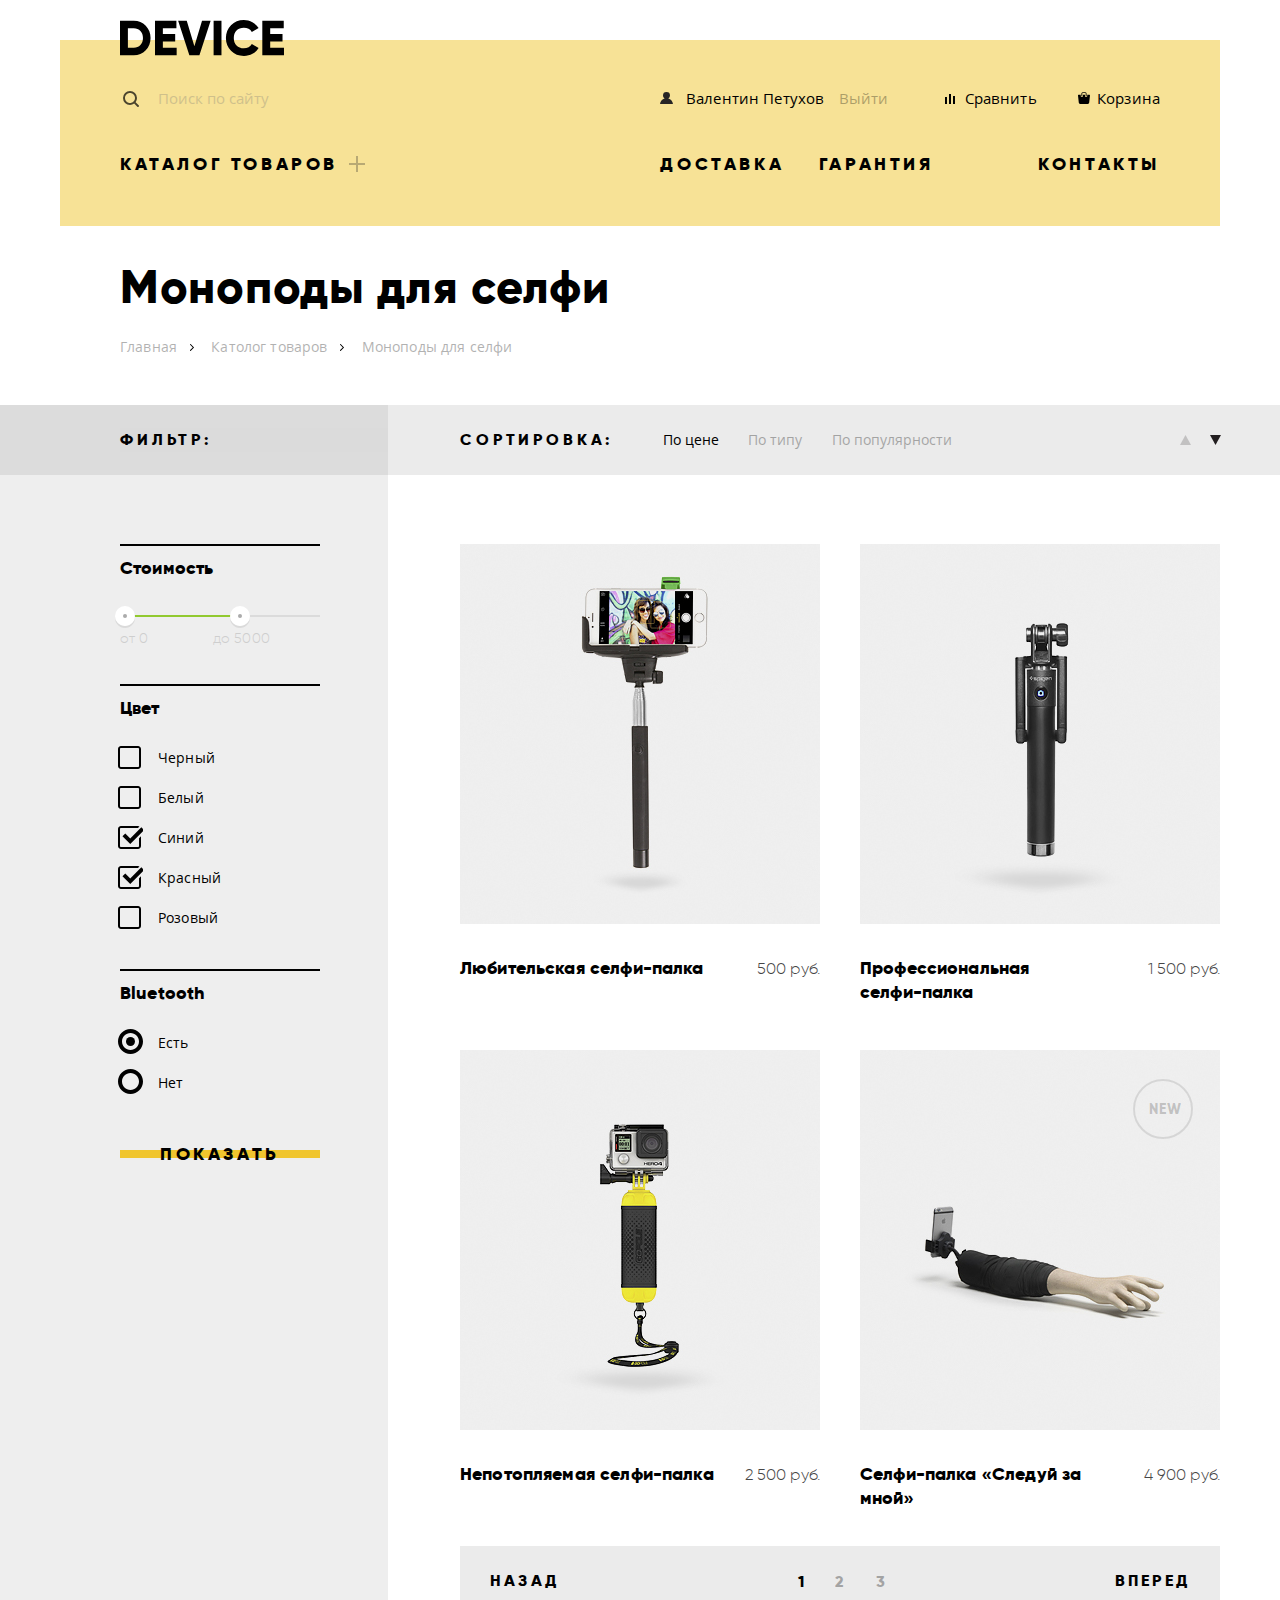
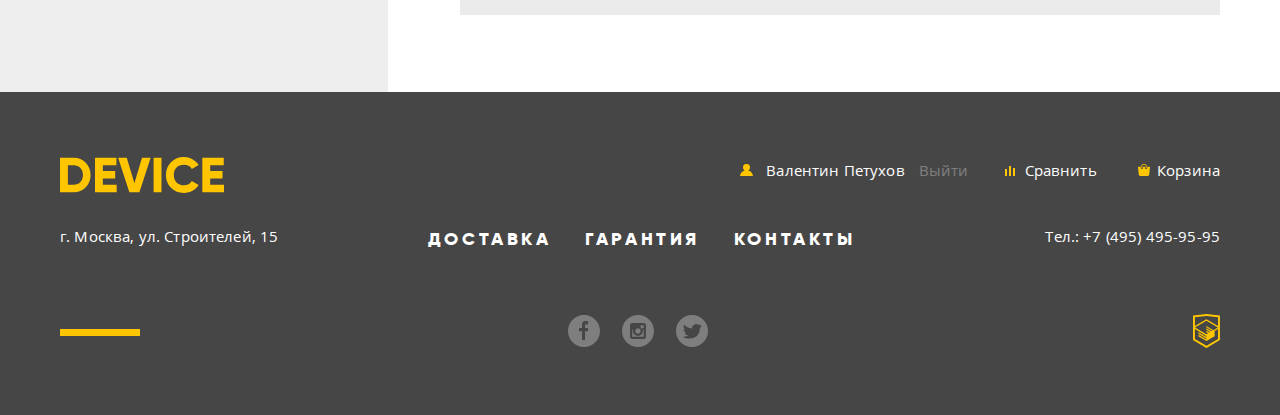
<file: monopod.html>
<!DOCTYPE html>
<html lang="ru">

<head>
  <meta charset="utf-8">
  <title>HTML Academy: Девайс</title>
  <link rel="stylesheet" href="css/normalize.css">
  <link rel="stylesheet" href="css/style.min.css">
</head>

<body class="inner-page">
  <header class="main-header main-header-inner container">
    <a class="logo" href="index.html">
      <img src="img/logo.svg" alt="Device" width="164" height="36">
    </a>
    <div class="index-columns">
      <form class="search-form" action="https://echo.htmlacademy.ru" method="get">
        <label class="search-label visually-hidden" for="search-form">Поиск</label>
        <input class="search-form-hidden" type="search" name="search" placeholder="Поиск по сайту" id="search-form">
        <button class="search-form-hidden search-btn" type="submit">Найти</button>
      </form>
      <div class="user-block">
        <ul class="user-block-left">
          <li>
            <a class="login" href="#">Валентин Петухов</a>
          </li>
          <li class="logout">
            <a href="#" class="exit active">Выйти</a>
          </li>
        </ul>
        <ul class="user-block-right">
          <li>
            <a class="compare" href="#">Сравнить</a>
          </li>
          <li>
            <a class="cart" href="#">Корзина</a>
          </li>
        </ul>
      </div>
    </div>
    <nav class="main-navigation">
      <ul class="site-navigation">
        <li class="menu-item menu-item-submenu">
          <a class="index-catalog" href="monopod.html">Каталог товаров</a>
          <div class="submenu">
            <ul>
              <li class="submenu-item">
                <a href="monopod.html">Виртуальная реальность</a>
              </li>
              <li class="submenu-item">
                <a href="monopod.html">Моноподы для селфи</a>
              </li>
              <li class="submenu-item">
                <a href="monopod.html">Экшн-камеры</a>
              </li>
            </ul>
            <ul>
              <li class="submenu-item">
                <a href="monopod.html">Фитнес-браслеты</a>
              </li>
              <li class="submenu-item">
                <a href="monopod.html">Умные часы</a>
              </li>
            </ul>
            <ul>
              <li class="submenu-item">
                <a href="monopod.html">Квадрокоптеры</a>
              </li>
            </ul>
          </div>
        </li>
      </ul>
      <ul class="site-navigation site-navigation-right">
        <li class="menu-item menu-item-delivery">
          <a href="#">Доставка</a>
        </li>
        <li class="menu-item menu-item-guarantee">
          <a href="#">Гарантия</a>
        </li>
        <li class="menu-item menu-item-contacts">
          <a href="#">Контакты</a>
        </li>
      </ul>
    </nav>
  </header>

  <main class="main-content">
    <div class="inner-content page-info container">
      <h1 class="main-title">Моноподы для селфи</h1>
      <ul class="breadcrumbs">
        <li>
          <a href="index.html">Главная</a>
        </li>
        <li>
          <a href="#">Католог товаров</a>
        </li>
        <li class="breadcrumbs-current">Моноподы для селфи</li>
      </ul>
    </div>

    <div class="catalog-inner-wrapper">

      <section class="catalog-inner-left-side filters">
        <div class="catalog-inner-left-side-content filters">
          <h2 class="filters-top">Фильтр:</h2>
          <div class="filters-bottom">
            <form class="filter" method="get" action="https://echo.htmlacademy.ru">
              <fieldset class="filter-price">
                <legend class="filter-title">Стоимость</legend>
                <div class="range-controls">
                  <span class="toggle toggle-min"></span>
                  <span class="toggle toggle-max"></span>
                </div>
                <div class="selected-price">
                  <span>от 0</span>
                  <span>до 5000</span>
                </div>
              </fieldset>
              <fieldset class="filter-color">
                <legend class="filter-title">Цвет</legend>
                <ul>
                  <li class="filter-option">
                    <input class="filter-input-checkbox visually-hidden" type="checkbox" name="color-black" id="filter-color-black">
                    <label for="filter-color-black">Черный</label>
                  </li>
                  <li class="filter-option">
                    <input class="filter-input-checkbox visually-hidden" type="checkbox" name="color-white" id="filter-color-white">
                    <label for="filter-color-white">Белый</label>
                  </li>
                  <li class="filter-option">
                    <input class="filter-input-checkbox visually-hidden" type="checkbox" name="color-blue" id="filter-color-blue" checked>
                    <label for="filter-color-blue">Синий</label>
                  </li>
                  <li class="filter-option">
                    <input class="filter-input-checkbox visually-hidden" type="checkbox" name="color-red" id="filter-color-red" checked>
                    <label for="filter-color-red">Красный</label>
                  </li>
                  <li class="filter-option">
                    <input class="filter-input-checkbox visually-hidden" type="checkbox" name="color-pink" id="filter-color-pink">
                    <label for="filter-color-pink">Розовый</label>
                  </li>
                </ul>
              </fieldset>
              <fieldset class="filter-bluetooth">
                <legend class="filter-title">Bluetooth</legend>
                <ul>
                  <li class="filter-option">
                    <input class="filter-input-radio visually-hidden" type="radio" name="bluetooth" id="bluetooth-yes" checked>
                    <label for="bluetooth-yes">Есть</label>
                  </li>
                  <li class="filter-option">
                    <input class="filter-input-radio visually-hidden" type="radio" name="bluetooth" id="bluetooth-no">
                    <label for="bluetooth-no">Нет</label>
                  </li>
                </ul>
              </fieldset>
              <button type="submit" class="btn">Показать</button>
            </form>
          </div>
        </div>
      </section>


      <div class="catalog-inner-right-side">
        <div class="catalog-inner-right-side-content">
          <section class="sorting">

            <h2>Сортировка:</h2>
            <div class="sorting-controls">
              <ul class="sorting-type sorting-type-left">
                <li>
                  <a class="sorting-type-current">По цене</a>
                </li>
                <li>
                  <a class="sorting-type-inactive" href="#">По типу</a>
                </li>
                <li>
                  <a class="sorting-type-inactive" href="#">По популярности</a>
                </li>
              </ul>
              <ul class="sorting-type sorting-type-right">
                <li>
                  <a class="sorting-type-inactive btn-up-direction" href="#">
                    <span class="visually-hidden">Вверх</span>
                  </a>
                </li>
                <li>
                  <a class="btn-down-direction current">
                    <span class="visually-hidden">Вниз</span>
                  </a>
                </li>
              </ul>
            </div>
          </section>

          <section class="catalog-inner-content">
            <h2 class="visually-hidden">Список товаров</h2>
            <ul class="catalog-inner-list">
              <li class="catalog-inner-item">
                <a class="catalog-inner-item-info" href="# ">
                  <h3 class="catalog-inner-item-title">Любительская селфи-палка</h3>
                  <span class="catalog-inner-item-price">500 руб.</span>
                </a>
                <img class="catalog-inner-img" src="img/item-1.jpg" alt="Любительскаяселфи-палка" width="360" height="380">
                <div class="catalog-inner-item-hidden">
                  <div class="catalog-inner-item-hover">
                    <a class="btn" href="#">В корзину</a>
                    <a class="compare" href="#">Добавить к сравнению</a>
                  </div>
                </div>
              </li>
              <li class="catalog-inner-item">
                <a class="catalog-inner-item-info" href="#">
                  <h3 class="catalog-inner-item-title">Профессиональная
                    <br>селфи-палка</h3>
                  <span class="catalog-inner-item-price">1 500 руб.</span>
                </a>
                <img class="catalog-inner-img" src="img/item-2.jpg" alt="Профессиональная селфи-палка" width="360" height="380">
                <div class="catalog-inner-item-hidden">
                  <div class="catalog-inner-item-hover">
                    <a class="btn" href="#">В корзину</a>
                    <a class="compare" href="#">Добавить к сравнению</a>
                  </div>
                </div>
              </li>
              <li class="catalog-inner-item">
                <a class="catalog-inner-item-info" href="#">
                  <h3 class="catalog-inner-item-title">Непотопляемая селфи-палка</h3>
                  <span class="catalog-inner-item-price">2 500 руб.</span>
                </a>
                <img class="catalog-inner-img" src="img/item-3.jpg" alt="Непотопляемая селфи-палка" width="360" height="380">
                <div class="catalog-inner-item-hidden">
                  <div class="catalog-inner-item-hover">
                    <a class="btn" href="#">В корзину</a>
                    <a class="compare" href="#">Добавить к сравнению</a>
                  </div>
                </div>
              </li>
              <li class="catalog-inner-item new">
                <a class="catalog-inner-item-info" href="#">
                  <h3 class="catalog-inner-item-title">Селфи-палка «Следуй за мной»</h3>
                  <span class="catalog-inner-item-price">4 900 руб.</span>
                </a>
                <img class="catalog-inner-img" src="img/item-4.jpg" alt="Селфи-палка «Следуй за мной»" width="360" height="380">
                <div class="catalog-inner-item-hidden">
                  <div class="catalog-inner-item-hover">
                    <a class="btn" href="#">В корзину</a>
                    <a class="compare" href="#">Добавить к сравнению</a>
                  </div>
                </div>
              </li>
            </ul>

            <div class="pagination-list">
              <ul class="pagination-item-course">
                <li class="pagination-item">
                  <a class="step" href="#">Назад</a>
                </li>
              </ul>
              <ul class="pagination-item-number">
                <li class="pagination-item">
                  <a class="page-current">1</a>
                </li>
                <li class="pagination-item">
                  <a class="page-inactive" href="#">2</a>
                </li>
                <li class="pagination-item">
                  <a class="page-inactive" href="#">3</a>
                </li>
              </ul>
              <ul class="pagination-item-course">
                <li class="pagination-item">
                  <a class="step" href="#">Вперед</a>
                </li>
              </ul>
            </div>
          </section>
        </div>
      </div>
    </div>
  </main>

  <footer class="main-footer">
    <div class="container">
      <div class="main-footer-top">
        <a class="logo" href="index.html">
          <img src="img/logo-footer.svg" alt="Device" width="164" height="36">
        </a>
        <div class="user-block">
          <ul class="user-block-left">
            <li>
              <a class="login" href="#">Валентин Петухов</a>
            </li>
            <li class="logout">
              <a href="#" class="exit active">Выйти</a>
            </li>
          </ul>
          <ul class="user-block-right">
            <li>
              <a class="compare" href="#">Сравнить</a>
            </li>
            <li>
              <a class="cart" href="#">Корзина</a>
            </li>
          </ul>
        </div>
      </div>
      <div class="main-footer-middle">
        <p>г. Москва, ул. Строителей, 15</p>
        <ul class="site-navigation site-navigation-right">
          <li class="menu-item menu-item-delivery">
            <a href="#">Доставка</a>
          </li>
          <li class="menu-item menu-item-guarantee">
            <a href="#">Гарантия</a>
          </li>
          <li class="menu-item menu-item-contacts">
            <a href="#">Контакты</a>
          </li>
        </ul>
        <p>Тел.: +7 (495) 495-95-95</p>
      </div>
      <div class="main-footer-bottom">
        <ul>
          <li class="social">
            <a class="social-facebook" href="#">
              <span class="visually-hidden">Facebook</span>
              <svg xmlns="http://www.w3.org/2000/svg" width="32" height="32" viewBox="0 0 32 32">
                <path d="M16 0C7.164 0 0 7.163 0 16s7.164 16 16 16c8.837 0 16-7.164 16-16S24.837 0 16 0zm4.062 9.455h-3.021v3.444h3.021v3.445h-3.021v8.61H14.02v-8.61H11v-3.445h3.021V9.455c0-1.902
                    1.353-3.445 3.021-3.445h3.021v3.445z" />
              </svg>
            </a>
          </li>
          <li class="social">
            <a class="social-instagram" href="#">
              <span class="visually-hidden">Instagram</span>
              <svg xmlns="http://www.w3.org/2000/svg" width="32" height="32" viewBox="0 0 32 32">
                <g>
                  <path d="M20.916 16a4.938 4.938 0 1 1-9.877 0c0-.394.051-.773.138-1.14h-.897v6.838h11.396V14.86h-.897c.086.367.137.746.137
                    1.14z" />
                  <path d="M15.978 18.659c1.466 0 2.659-1.193 2.659-2.659s-1.193-2.659-2.659-2.659c-1.466 0-2.659 1.193-2.659
                    2.659s1.192 2.659 2.659 2.659zM18.637 10.302h3.039v3.039h-3.039z" />
                  <path d="M16 0C7.164 0 0 7.164 0 16c0 8.837 7.164 16 16 16 8.837 0 16-7.163 16-16 0-8.836-7.163-16-16-16zm7.955
                    21.698a2.285 2.285 0 0 1-2.279 2.279H10.279A2.285 2.285 0 0 1 8 21.698V10.302a2.286 2.286 0 0 1 2.279-2.279h11.396a2.286
                    2.286 0 0 1 2.279 2.279v11.396z" />
                </g>
              </svg>
            </a>
          </li>
          <li class="social">
            <a class="social-twitter" href="#">
              <span class="visually-hidden">Twitter</span>
              <svg xmlns="http://www.w3.org/2000/svg" width="32" height="32" viewBox="0 0 32 32">
                <path d="M16 0C7.164 0 0 7.164 0 16c0 8.837 7.164 16 16 16 8.837 0 16-7.163 16-16 0-8.836-7.163-16-16-16zm7.944
                    12.809c-.251 6.516-3.463 10.832-10.992 10.702h-.486c-.447 0-4.543-.443-5.344-1.823 2.479.19 4.247-.406
                    5.12-1.136-1.048-.289-2.923-.461-3.251-2.848.384.104.618.221 1.299.113-1.307-.824-2.758-1.519-2.679-3.643.311.317
                    1.164.518 1.46.457-.768-.233-2.149-3.244-.974-4.781 1.984 1.79 4.075 3.482 7.804 3.643.227-2.214 1.24-3.699
                    3.168-4.325 1.84-.479 3.255.26 3.901 1.138.737-.224 1.453-.466 2.193-.685-.004.833-.569 1.463-.935 1.709.747.165
                    1.423-.475 1.423-.475-.184.963-1.094 1.725-1.707 1.954z" />
              </svg>
            </a>
          </li>
        </ul>
        <div class="created-by">
          <a href="https://htmlacademy.ru/intensive/htmlcss" target="_blank">
            <span class="visually-hidden">Разработано в HTML Academy</span>
            <svg xmlns="http://www.w3.org/2000/svg" width="26.943" height="34.09" viewBox="0 0 26.943 34.09">
              <path d="M13.62.017L13.472 0 0 1.412v24.661l13.473 8.017 13.43-7.99.042-.025V1.412L13.62.017zm11.399 12.11L13.495
                    5.334l-.001-.104-.087.05-.088-.056v.109L1.925 12.118V3.147l11.548-1.212L25.02 3.147v8.98zm-11.614-5.34L24.923
                    13.5l-4.479 2.64-7.093-4.221-.014 1.415 5.904 3.513-.86.507-5.03-2.992-.014 1.415 3.827 2.275-.782.523-3.031-1.787-.014
                    1.413 1.853 1.091-1.8 1.081-11.356-6.751 11.371-6.835zm-11.48 8.34l11.411 6.791.016 1.044-7.942-4.728-.015
                    1.416 7.979 4.795.018 1.076-7.973-4.74-.013 1.414 8.021 4.822.046.025 8.143-4.872-.011-5.177 3.415-2.036v10.021L13.472
                    31.85 1.925 24.979v-9.852z" />
            </svg>
          </a>
        </div>
      </div>
    </div>
  </footer>

  <script src="js/scripts.js"></script>

</body>

</html>
</file>
<file: css/style.min.css>
.btn,.site-navigation a,.user-block a,a,body{color:#000}.btn::before,.search-form::before{content:''}.btn,.slides-switches li,.submenu ul,.user-block li{vertical-align:top}.catalog-inner-item-hover,.catalog-inner-left-side,.catalog-inner-list .catalog-inner-item,.catalog-inner-right-side,.main-header{-webkit-box-orient:vertical;-webkit-box-direction:normal}@font-face{font-family:'Gilroy ExtraBold';font-weight:400;font-style:normal;src:url(../fonts/gilroyextrabold.woff2) format('woff2'),url(../fonts/gilroyextrabold.woff) format('woff')}@font-face{font-family:'Gilroy Light';font-weight:400;font-style:normal;src:url(../fonts/gilroylight.woff2) format('woff2'),url(../fonts/gilroylight.woff) format('woff')}@font-face{font-family:'Open Sans';font-weight:400;font-style:normal;src:url(../fonts/opensans.woff2) format('woff2'),url(../fonts/opensans.woff) format('woff')}@font-face{font-family:'Open Sans Light';font-weight:400;font-style:normal;src:url(../fonts/opensanslight.woff2) format('woff2'),url(../fonts/opensanslight.woff) format('woff')}body{font-family:'Open Sans',Arial,sans-serif;font-size:15px;font-weight:300;line-height:30px;margin:0;padding:0;letter-spacing:.01em}.btn,h1{font-family:'Gilroy ExtraBold',Arial,sans-serif}img{max-width:100%;height:auto}h1{font-size:47px;line-height:48px;letter-spacing:.015em}.btn,.site-navigation{letter-spacing:.2em;text-transform:uppercase}a{text-decoration:none}.visually-hidden:not(:focus):not(:active),input[type=checkbox].visually-hidden,input[type=radio].visually-hidden{position:absolute;overflow:hidden;clip:rect(0 0 0 0);width:1px;height:1px;margin:-1px;padding:0;white-space:nowrap;border:0;-webkit-clip-path:inset(100%);clip-path:inset(100%)}.btn{font-size:18px;line-height:24px;position:relative;z-index:0;display:inline-block;padding:8px 10px;cursor:pointer;border:none;background-color:transparent}.btn::before{position:absolute;z-index:-1;top:40%;left:0;width:100%;height:20%;-webkit-transition:all .2s ease-in-out;-o-transition:all .2s ease-in-out;transition:all .2s ease-in-out;background-color:#f0c52e}.btn:focus::before,.btn:hover::before{top:0;height:100%}.btn:active{color:#be9c22}.container{-webkit-box-sizing:border-box;box-sizing:border-box;max-width:1160px;margin:0 auto}.main-header{position:relative;display:-webkit-box;display:-ms-flexbox;display:flex;flex-direction:column;min-height:300px;margin-top:40px;padding:0 60px;background-color:#f7e296;-ms-flex-direction:column}.main-header .index-columns{display:-webkit-box;display:-ms-flexbox;display:flex;padding-top:33px;padding-bottom:30px;-webkit-box-pack:justify;-ms-flex-pack:justify;justify-content:space-between}.main-header .logo{position:absolute;top:-20px;left:60px}.logo[href]{-webkit-transition:opacity .1s ease-in;-o-transition:opacity .1s ease-in;transition:opacity .1s ease-in}.logo[href]:focus,.logo[href]:hover{opacity:.6}.logo[href]:active{opacity:.3}.search-form{position:relative;margin:0;padding:0}.search-form input{width:355px;height:47px;padding:0 0 0 38px;opacity:.3;border:none;border-bottom:2px solid transparent;outline:0;background-color:#f7e296}.search-form input:hover,.site-navigation a:focus,.site-navigation a:hover,.user-block .active:focus,.user-block .active:hover,.user-block a:focus,.user-block a:hover{opacity:.6}.search-form input:active,.search-form input:focus{opacity:1;border-bottom:2px solid #000}.search-form::before{position:absolute;top:18px;left:3px;width:18px;height:18px;opacity:1;background-image:url(../img/search.svg);background-repeat:no-repeat}.search-form .search-btn{font:inherit;visibility:hidden;width:85px;height:49px;margin-left:-5px;text-align:center;border:2px solid #000;background-color:transparent}.search-form-hidden:active~.search-btn,.search-form-hidden:focus~.search-btn{visibility:visible}.search-form .search-btn:focus,.search-form .search-btn:hover{visibility:visible;color:#fff;background-color:#000}.search-form .search-btn:active{visibility:visible;color:#747474;background-color:#000}.menu-item .index-catalog:after,.menu-item .index-catalog:before{background-color:#b8a974;content:''}.site-navigation,.user-block ul{margin:0;padding:0;list-style:none}.user-block{display:-webkit-box;display:-ms-flexbox;display:flex;-webkit-box-pack:justify;-ms-flex-pack:justify;justify-content:space-between;-webkit-box-align:center;-ms-flex-align:center;align-items:center}.main-header .user-block{width:500px}.user-block li{display:inline-block}.user-block-left .logout{margin-left:10px}.user-block-right li{margin-left:30px}.user-block a{position:relative;padding-left:26px}.user-block a::before{position:absolute;width:14px;height:13px;content:'';background-repeat:no-repeat}.user-block .exit{padding-left:0;opacity:.3}.user-block .login::before{top:4px;left:0}.main-header .login::before{background-image:url(../img/user.svg)}.user-block .compare::before{top:6px;left:6px}.main-header .compare::before{background-image:url(../img/compare.svg)}.user-block .cart::before{top:4px;left:7px}.main-header .cart::before{background-image:url(../img/cart.svg)}.main-navigation{display:-webkit-box;display:-ms-flexbox;display:flex;-webkit-box-pack:justify;-ms-flex-pack:justify;justify-content:space-between}.site-navigation{font-family:'Gilroy ExtraBold',Arial,sans-serif;font-size:18px;line-height:24px}.site-navigation-right li{display:inline-block;vertical-align:top}.main-navigation .menu-item-delivery{margin-right:26px}.main-navigation .menu-item-contacts{margin-left:96px}.menu-item .index-catalog{position:relative;padding-right:30px}.menu-item .index-catalog:after{position:absolute;top:3px;right:10px;width:2px;height:16px}.menu-item .index-catalog:before{position:absolute;top:10px;right:3px;width:16px;height:2px}.site-navigation .submenu{font-family:'Open Sans',Arial,sans-serif;font-size:15px;line-height:36px;position:absolute;z-index:2;left:0;display:none;-webkit-box-sizing:border-box;box-sizing:border-box;width:1160px;min-height:164px;margin:0;padding:20px 60px;list-style:none;letter-spacing:.01em;text-transform:none;background-color:#f7e296}.slide-description .slide-number,.slide-description .slide-promo{font-family:'Gilroy ExtraBold',Arial,sans-serif}.slide-content .slide-description,.slider-top{position:relative}.menu-item:focus .submenu,.menu-item:hover .submenu{display:block}.submenu ul{display:inline-block;margin:0;padding:0;list-style:none;width:200px}.submenu ul:first-child{width:200px;margin-right:40px}.site-navigation a:active,.user-block .active,.user-block a:active{opacity:.3}.user-block .active:active{opacity:1}.slider-top .slides{position:relative;top:-112px}.slider-top .slide-content{display:-webkit-box;display:-ms-flexbox;display:flex;-webkit-box-pack:justify;-ms-flex-pack:justify;justify-content:space-between}.slider-top .slide-hidden{display:none}@-webkit-keyframes enter{0%{-webkit-transform:translateX(-1000px);transform:translateX(-1000px);opacity:0}50%{-webkit-transform:translateX(-50px);transform:translateX(-50px);opacity:.5}75%{-webkit-transform:translateX(-10px);transform:translateX(-10px);opacity:.75}100%{-webkit-transform:translateX(0);transform:translateX(0);opacity:1}}@keyframes enter{0%{-webkit-transform:translateX(-1000px);transform:translateX(-1000px);opacity:0}50%{-webkit-transform:translateX(-50px);transform:translateX(-50px);opacity:.5}75%{-webkit-transform:translateX(-10px);transform:translateX(-10px);opacity:.75}100%{-webkit-transform:translateX(0);transform:translateX(0);opacity:1}}.slide-visible{-webkit-animation-name:enter;animation-name:enter;-webkit-animation-duration:.3s;animation-duration:.3s}.slide-content .slide-content-img,.slide-content .slide-description{width:560px}.slide-content .slide-content-img{display:-webkit-box;display:-ms-flexbox;display:flex;-webkit-box-align:start;-ms-flex-align:start;align-items:flex-start}.slide-content-img img{display:block;margin:0 auto}.slide-content .slide-description::before{position:absolute;top:37px;right:460px;width:100px;height:7px;content:'';background-color:#fff}.slide-description .slide-number{position:absolute;top:-14px;right:48px}.slide-description .slide-promo{font-size:47px;line-height:56px;position:relative;z-index:1;margin-top:79px;margin-bottom:19px;letter-spacing:.015em;color:#000}.slide-description .slide-promo-description{font-family:'Open Sans Light',Arial,sans-serif;width:490px;margin-bottom:43px}.slide-description .btn{margin-bottom:49px;padding:8px 42px}.slide-description .custom-table-1{border-collapse:collapse}.slide-description th{font-family:'Gilroy Light',Arial,sans-serif;font-size:36px;font-weight:400;line-height:48px;padding-bottom:6px}.slide-description th:first-child,.slide-description th:last-child{width:155px}.slide-description th:nth-child(2){width:140px}.slide-description td{font-size:13px;line-height:20px}.slider-top .slides,.slider-top .slides-switches{margin:0;padding:0;list-style:none}.slider-top .slides-switches{position:absolute;right:82px;bottom:250px}.slides-switches li{display:inline-block;margin-right:17px}.slides-switches li:last-child{margin-right:0}.slider-top .slide-btn{font-size:0;position:relative;display:inline-block;width:12px;height:12px;padding:0;cursor:pointer;vertical-align:baseline;border:1px solid #000;border-radius:50%;background-color:transparent}.slider-top .slide-btn-active::before{position:absolute;top:2px;left:2px;width:4px;height:4px;content:'';border:1px solid #000;border-radius:50%}.slide-description .slide-number{font-size:180px;line-height:180px;color:#fff}.catalog h3,.services .btn-services-active{font-family:'Gilroy ExtraBold',Arial,sans-serif;font-size:18px;line-height:24px}.catalog{margin-top:-6px;margin-bottom:131px}.catalog .catalog-list{display:-webkit-box;display:-ms-flexbox;display:flex;margin:0;padding:0;list-style:none;-webkit-box-pack:justify;-ms-flex-pack:justify;justify-content:space-between;-ms-flex-wrap:wrap;flex-wrap:wrap}.catalog a{color:#000}.catalog h3{max-width:160px;margin:0;padding:0}.catalog .catalog-img{display:-webkit-box;display:-ms-flexbox;display:flex;width:160px;height:160px;margin-bottom:33px;-webkit-transition:background-color .1s ease-in;-o-transition:background-color .1s ease-in;transition:background-color .1s ease-in;background-color:#f7e296;-webkit-box-pack:center;-ms-flex-pack:center;justify-content:center;-webkit-box-align:center;-ms-flex-align:center;align-items:center}.catalog-list .catalog-item{padding-bottom:50px}.catalog-item:focus .popcatalogular-img,.catalog-item:hover .catalog-img{background-color:#f0c52e}.catalog-item:active .catalog-img img{opacity:.3}.catalog .img-monopod{-webkit-box-align:end;-ms-flex-align:end;align-items:flex-end}.services-slide-hidden{position:absolute;overflow:hidden;clip:rect(0 0 0 0);width:1px;height:1px;margin:-1px;padding:0;white-space:nowrap;border:0;-webkit-clip-path:inset(100%);clip-path:inset(100%)}@-webkit-keyframes switch{0%{-webkit-transform:translateX(100px);transform:translateX(100px);opacity:0}50%{-webkit-transform:translateX(50px);transform:translateX(50px);opacity:.5}100%{-webkit-transform:translateY(0);transform:translateY(0);opacity:1}}@keyframes switch{0%{-webkit-transform:translateX(100px);transform:translateX(100px);opacity:0}50%{-webkit-transform:translateX(50px);transform:translateX(50px);opacity:.5}100%{-webkit-transform:translateY(0);transform:translateY(0);opacity:1}}.services-slide-visible{-webkit-animation-name:switch;animation-name:switch;-webkit-animation-duration:.3s;animation-duration:.3s}.services-wrapper{position:relative;width:100%;margin-bottom:94px;background-color:#e5e5e5}.services{position:relative;top:-45px;display:-webkit-box;display:-ms-flexbox;display:flex;min-height:288px;-webkit-box-pack:start;-ms-flex-pack:start;justify-content:flex-start}.services .services-slides,.services .services-switches{margin:0;padding:0;list-style:none}.services .services-switches{z-index:0;width:284px;margin-top:25px}.services .services-switches::before{position:absolute;top:-55px;left:277px;display:block;width:7px;height:319px;content:'';background-color:#000}.partners .partners-item,.partners img{position:relative}.services-switches li{margin-bottom:24px}.services .services-switches-active{background-color:#000}.services .btn-services{min-width:160px;padding:8px 20px}.services .btn-services-active{position:relative;display:inline-block;height:40px;padding:8px 20px;vertical-align:top;letter-spacing:.2em;text-transform:uppercase;color:#f7e184;border:none;background-color:transparent}.contact-info h2,.services-slides h3{font-family:'Gilroy ExtraBold',Arial,sans-serif;font-size:47px;line-height:48px}.services .services-slides{width:693px;padding-left:117px}.services-slides li{padding-top:18px;padding-bottom:18px}.services-slides h3{margin:0 0 31px;padding:0;letter-spacing:.02em}.services-slides p{max-width:460px}.credit,.delivery,.warranty{right:50px;background-repeat:no-repeat;background-position-x:right;background-position-y:30px}.delivery{background-image:url(../img/delivery.svg)}.credit{background-image:url(../img/credit.svg)}.warranty{background-image:url(../img/warranty.svg)}.partners{margin-bottom:84px}.partners .partners-list{display:-webkit-box;display:-ms-flexbox;display:flex;margin:0;padding:0;list-style:none;-webkit-box-pack:justify;-ms-flex-pack:justify;justify-content:space-between;-ms-flex-wrap:wrap;flex-wrap:wrap}.partners img{opacity:.2}.partner-link::before{position:absolute;width:260px;height:100px;content:'';opacity:0}.dji::before{background-image:url(../img/logo-1.png)}.spgadgets::before{background-image:url(../img/logo-2.png)}.gopro::before{background-image:url(../img/logo-3.png)}.vive::before{background-image:url(../img/logo-4.png)}.partners .partners-item:focus .partner-link::before,.partners .partners-item:hover .partner-link::before{opacity:1}.main-content .contact-info{display:-webkit-box;display:-ms-flexbox;display:flex;padding-top:52px;-webkit-box-pack:justify;-ms-flex-pack:justify;justify-content:space-between}.main-footer-middle,.main-footer-top{display:-webkit-box;display:-ms-flexbox}.contact-info .about-us{max-width:475px}.contact-info h2{position:relative;margin:0 0 43px;padding:0}.contact-info h2::before{position:absolute;top:-52px;width:80px;height:7px;content:'';background-color:#000}.contact-info p{font-family:'Open Sans Light',Arial,sans-serif;margin:0 0 30px;padding:0;letter-spacing:normal}.contact-info ul,.modal-wtite-us .modal-wtite-us-label{font-family:'Gilroy ExtraBold',Arial,sans-serif}.contact-info ul{font-size:16px;line-height:40px;margin:66px 0 54px;padding:0 36px;list-style:none;letter-spacing:normal}.contact-info li{position:relative}.contact-info li::after,.contact-info li::before{position:absolute;border-radius:50%;content:''}.contact-info li::before{top:17px;left:-35px;width:8px;height:8px;background-color:#e5e5e5}.contact-info li::after{top:19px;left:-33px;width:4px;height:4px;background-color:#fff}.about-us .btn{padding:8px 21px}.contact-info .contacts{width:560px}.contacts .map{margin-top:39px;margin-bottom:60px}.contacts .btn{padding:8px 39px}.main-footer{margin-top:82px;padding-top:63px;padding-bottom:58px;color:#fff;background-color:#464646}.main-footer a{color:#fff}.main-footer p{margin:0;padding:0}.main-footer-top{display:flex;margin-bottom:19px;-webkit-box-pack:justify;-ms-flex-pack:justify;justify-content:space-between;-webkit-box-align:start;-ms-flex-align:start;align-items:flex-start}.main-footer-top .logo{padding-top:2px}.main-footer .login::before{background-image:url(../img/user-footer.svg)}.main-footer .compare::before{background-image:url(../img/compare-footer.svg)}.main-footer .cart::before{background-image:url(../img/cart-footer.svg)}.main-footer-middle{display:flex;margin-bottom:63px;-webkit-box-pack:justify;-ms-flex-pack:justify;justify-content:space-between;-webkit-box-align:end;-ms-flex-align:end;align-items:flex-end}.main-footer-middle .site-navigation{width:468px}.main-footer-middle li{margin-right:25px}.main-footer-bottom{position:relative;display:-webkit-box;display:-ms-flexbox;display:flex;-webkit-box-pack:end;-ms-flex-pack:end;justify-content:flex-end;-webkit-box-align:end;-ms-flex-align:end;align-items:center}.main-footer-bottom::before{position:absolute;bottom:21px;left:0;width:80px;height:7px;content:'';background-color:#ffc600}.main-footer-bottom ul{width:160px;margin:0;padding:0;list-style:none}.main-footer-bottom li{display:inline-block;margin:0 9px;vertical-align:top}.modal-map,.modal-wtite-us{top:120px;left:50%;display:none;width:960px}.social path{fill:#7e7e7e}.social:focus path,.social:hover path{fill:#b5b5b5}.social:active path{fill:#595959}.main-footer-bottom .created-by{margin-left:474px}.created-by path{fill:#ffc600}.created-by:focus path,.created-by:hover path{fill:#b5931c}.created-by:active path{fill:#7e6d31}.modal{position:fixed;z-index:1;-webkit-box-sizing:border-box;box-sizing:border-box;background-color:#fff;-webkit-box-shadow:0 10px 30px rgba(0,0,0,.2);box-shadow:0 10px 30px rgba(0,0,0,.2)}.modal-map{height:559px;margin-left:-480px}.modal-map p{margin:0}.modal-map iframe{width:960px;height:559px;border:0}.modal-wtite-us{margin-left:-480px;padding:95px 100px 85px}.modal-wtite-us .modal-wtite-us-label{font-size:18px;line-height:24px;display:inline-block}.modal-wtite-us .email,.modal-wtite-us .name{display:inline-block;width:360px;vertical-align:top}.modal-wtite-us .name{margin-right:35px}.modal-wtite-us .letter{margin-top:35px;margin-bottom:50px}.email input,.name input{width:360px;padding-top:16px;padding-bottom:16px;padding-left:20px}.email input,.letter textarea,.name input{margin-top:13px}.letter textarea{width:740px;height:124px;padding:16px 20px;resize:vertical}.modal-wtite-us input,.modal-wtite-us textarea{font-family:'Open Sans',Arial,sans-serif;font-size:14px;line-height:18px;letter-spacing:normal;color:#bababa;border:0;background-color:#f2f2f2}.modal-wtite-us input:hover,.modal-wtite-us textarea:hover{color:#a8a8a8;background-color:#ebebeb}.modal-wtite-us input:focus,.modal-wtite-us textarea:focus{color:#464646;outline:#f7e296 solid 3px;background-color:#fff}.modal-wtite-us .btn{padding:8px 35px}.modal-wtite-us .error,.modal-wtite-us-label input:invalid{color:#b09f9f;background-color:#f6dada}.modal-close{font-size:0;position:absolute;top:22px;right:22px;display:block;width:55px;height:55px;cursor:pointer;opacity:.5;border:0;border-radius:50%;background-color:#f0c52e}.modal-close:focus,.modal-close:hover{opacity:1}.modal-close:active{opacity:.3}.modal-close::after,.modal-close::before{position:absolute;top:26px;left:13px;width:30px;height:3px;content:'';background-color:#fff}.modal-close::before{-webkit-transform:rotate(45deg);-ms-transform:rotate(45deg);transform:rotate(45deg)}.modal-close::after{-webkit-transform:rotate(-45deg);-ms-transform:rotate(-45deg);transform:rotate(-45deg)}@-webkit-keyframes bounce{0%{-webkit-transform:translateY(-1000px);transform:translateY(-1000px);opacity:0}50%{-webkit-transform:translateY(50px);transform:translateY(50px);opacity:.5}75%{-webkit-transform:translateY(-50px);transform:translateY(-50px);opacity:.75}100%{-webkit-transform:translateY(0);transform:translateY(0);opacity:1}}@keyframes bounce{0%{-webkit-transform:translateY(-1000px);transform:translateY(-1000px);opacity:0}50%{-webkit-transform:translateY(50px);transform:translateY(50px);opacity:.5}75%{-webkit-transform:translateY(-50px);transform:translateY(-50px);opacity:.75}100%{-webkit-transform:translateY(0);transform:translateY(0);opacity:1}}.modal-show{display:block;-webkit-animation-name:bounce;animation-name:bounce;-webkit-animation-duration:.6s;animation-duration:.6s}@-webkit-keyframes shake{0%,100%{-webkit-transform:translateX(0);transform:translateX(0)}10%,30%,50%,70%,90%{-webkit-transform:translateX(-5px);transform:translateX(-5px)}20%,40%,60%,80%{-webkit-transform:translateX(5px);transform:translateX(5px)}}@keyframes shake{0%,100%{-webkit-transform:translateX(0);transform:translateX(0)}10%,30%,50%,70%,90%{-webkit-transform:translateX(-5px);transform:translateX(-5px)}20%,40%,60%,80%{-webkit-transform:translateX(5px);transform:translateX(5px)}}.modal-error{-webkit-animation-name:shake;animation-name:shake;-webkit-animation-duration:.6s;animation-duration:.6s}.main-header-inner{min-height:186px}.main-content .inner-content{padding:0 60px}.main-content .page-info{padding-top:37px;padding-bottom:45px}.main-content .main-title{margin:0 0 19px;padding:0}.main-content .breadcrumbs{margin:0;padding:0;list-style:none}.breadcrumbs li{font-size:14px;line-height:24px;position:relative;display:inline-block;margin-right:30px;vertical-align:middle;color:#000}.breadcrumbs li::after,.catalog-inner-left-side:before{position:absolute;content:''}.breadcrumbs a,.breadcrumbs li:last-child{opacity:.3;color:#000}.breadcrumbs li:last-child{cursor:default}.breadcrumbs li::after{top:9px;right:-17px;width:4px;height:7px;background-image:url(../img/nav-arrow.svg);background-repeat:no-repeat}.breadcrumbs li:last-child::after{display:none}.breadcrumbs a:focus,.breadcrumbs a:hover{opacity:.6}.breadcrumbs a:active{opacity:.1}.catalog-inner-wrapper{display:-webkit-box;display:-ms-flexbox;display:flex;width:100%}.catalog-inner-left-side{display:-webkit-box;display:-ms-flexbox;display:flex;flex-direction:column;background-color:#eee;-ms-flex-direction:column;-webkit-box-flex:1;-ms-flex-positive:1;flex-grow:1}.catalog-inner-left-side:before{top:0;right:0;display:block;width:100%;height:70px;background-color:#dcdcdc}.catalog-inner-left-side-content{-webkit-box-sizing:border-box;box-sizing:border-box;width:328px;margin-left:auto;padding-left:60px}.filters{position:relative}.filters .filters-top{display:-webkit-box;display:-ms-flexbox;display:flex;background-color:#dbdbdb;-webkit-box-align:baseline;-ms-flex-align:baseline;align-items:baseline}.filters .filters-bottom{display:-webkit-box;display:-ms-flexbox;display:flex;padding-top:69px}.catalog-inner-right-side,.sorting{display:-webkit-box;display:-ms-flexbox}.filter .filter-title{font-family:'Gilroy ExtraBold',Arial,sans-serif;font-size:18px;line-height:24px;width:200px;padding-top:10px;border-top:2px solid #000}.filter .selected-price{font-family:'Gilroy Light',Arial,sans-serif;font-size:14px;line-height:24px;position:relative;padding-top:46px}.filter .selected-price::after,.filter .selected-price::before{position:absolute;top:35px;height:2px;content:''}.filter .selected-price::before{width:200px;background-color:#dbdbdb}.filter .selected-price::after{left:0;width:118px;background-color:#91c92f}.selected-price span{position:relative;color:#cecece}.selected-price span:first-child::before,.selected-price span:last-child::before{position:absolute;z-index:1;top:-24px;width:22px;height:24px;background-image:url(../img/filter-button.svg);cursor:pointer;content:'';background-repeat:no-repeat}.selected-price span:first-child{margin-right:60px}.selected-price span:first-child::before{left:-5px}.selected-price span:last-child::before{right:18px}.selected-price span:first-child:hover::before{top:-25px;left:-6px;background-size:22px 24px}.selected-price span:last-child:hover::before{top:-25px;right:19px;background-size:22px 24px}.filter .filter-price{margin-bottom:34px}.filter .filter-bluetooth,.filter .filter-color{margin-bottom:31px}.filter .btn{padding:8px 40px}.filter-bluetooth ul,.filter-color ul{margin:18px 0 0;padding:0 0 0 38px;list-style:none}.filters .filter-option{font-size:14px;line-height:40px}.filters .blocked{color:#a6a6a6}.filter-option label{cursor:pointer}.filters fieldset{margin:0;padding:0;border:none}.filters h2,.sorting h2{font-family:'Gilroy ExtraBold',Arial,sans-serif;font-size:16px;line-height:24px;margin:23px 0;padding:0;letter-spacing:.24em;text-transform:uppercase}.filter-bluetooth label,.filter-color label{position:relative}.filter-color label::before{position:absolute;top:-2px;left:-40px;width:25px;height:23px;content:'';background-image:url(../img/checkbox-off.svg);background-repeat:no-repeat}.filter-input-checkbox:hover+label,.filter-input-radio:hover+label{opacity:.6}.filter-input-checkbox:focus+label,.filter-input-radio:focus+label{outline:#61c3ff solid 2px}.filter-input-checkbox:checked+label::before{position:absolute;top:-2px;left:-40px;width:25px;height:23px;content:'';background-image:url(../img/checkbox-on.svg);background-repeat:no-repeat}.filter-bluetooth label::before,.filter-input-radio:checked+label::before{position:absolute;top:-4px;left:-40px;width:25px;height:25px;background-repeat:no-repeat;content:''}.filter-bluetooth label::before{background-image:url(../img/radio-off.svg)}.filter-input-radio:checked+label::before{background-image:url(../img/radio-on.svg)}.filter-input-checkbox[type=checkbox]:disabled+label::before,.filter-input-radio[type=radio]:disabled+label::before{opacity:.25}.catalog-inner-right-side{position:relative;display:flex;flex-direction:column;-ms-flex-direction:column;-webkit-box-flex:1;-ms-flex-positive:1;flex-grow:1}.catalog-inner-right-side:before{position:absolute;z-index:-1;top:0;right:0;display:block;width:100%;height:70px;content:'';background-color:#ebebeb}.sorting{display:flex;-webkit-box-align:baseline;-ms-flex-align:baseline;align-items:baseline}.catalog-inner-right-side-content{-webkit-box-sizing:border-box;box-sizing:border-box;width:832px;margin-right:auto;padding-left:72px}.sorting .sorting-controls{display:-webkit-box;display:-ms-flexbox;display:flex;width:560px;margin-left:50px;-webkit-box-pack:justify;-ms-flex-pack:justify;justify-content:space-between}.sorting-controls .sorting-type{margin:0;padding:0;list-style:none}.sorting-type li{margin-right:25px}.sorting-type-left li{display:inline-block;vertical-align:baseline}.sorting-type-right li{display:inline-block;vertical-align:middle}.sorting-type li:last-child{margin-right:0}.sorting a{font-family:'Open Sans',Arial,sans-serif;font-size:14px;line-height:18px;letter-spacing:normal;color:#000}.btn-down-direction,.btn-up-direction{position:relative}.btn-down-direction::before,.btn-up-direction::before{position:absolute;bottom:-4px;width:11px;height:10px;background-repeat:no-repeat;content:''}.btn-up-direction::before{left:-11px;background-image:url(../img/icon-up-dir.svg)}.btn-down-direction::before{left:-10px;background-image:url(../img/icon-down-dir.svg)}.sorting-type-left .sorting-type-inactive{opacity:.3}.sorting-type-right .sorting-type-inactive{opacity:.2}.sorting-controls .sorting-type-inactive:focus,.sorting-controls .sorting-type-inactive:hover{opacity:.6}.sorting-controls .sorting-type-current,.sorting-controls .sorting-type-inactive:active{opacity:1}.catalog-inner-content{padding-top:69px}.catalog-inner-content .catalog-inner-list{display:-webkit-box;display:-ms-flexbox;display:flex;margin:0;padding:0;list-style:none;-webkit-box-pack:justify;-ms-flex-pack:justify;justify-content:space-between;-ms-flex-wrap:wrap;flex-wrap:wrap}.catalog-inner-list .catalog-inner-item{position:relative;display:-webkit-box;display:-ms-flexbox;display:flex;flex-direction:column;margin-bottom:17px;-ms-flex-direction:column}.catalog-inner-item .catalog-inner-item-info{-webkit-box-ordinal-group:2;-ms-flex-order:1;order:1;display:-webkit-box;display:-ms-flexbox;display:flex;margin-top:32px;margin-bottom:29px;color:#000;-webkit-box-pack:justify;-ms-flex-pack:justify;justify-content:space-between;-webkit-box-align:baseline;-ms-flex-align:baseline;align-items:baseline}.catalog-inner-item h3{font-family:'Gilroy ExtraBold',Arial,sans-serif;font-size:18px;line-height:24px;width:260px;margin:0;padding:0}.catalog-inner-content .catalog-inner-item-price{font-family:'Gilroy Light',Arial,sans-serif;font-size:16px;line-height:24px;color:#464646}.catalog-inner-item-hidden{display:none}.catalog-inner-item-hidden::before{position:absolute;z-index:0;top:0;left:0;width:360px;height:380px;content:'';background-color:rgba(238,238,238,.7)}.catalog-inner-item:hover .catalog-inner-item-hidden{display:block}.catalog-inner-item-hover{position:absolute;top:0;display:none;display:-webkit-box;display:-ms-flexbox;display:flex;flex-direction:column;-webkit-box-sizing:border-box;box-sizing:border-box;width:360px;height:390px;padding-top:35px;-ms-flex-direction:column;-webkit-box-pack:center;-ms-flex-pack:center;justify-content:center;-webkit-box-align:center;-ms-flex-align:center;align-items:center}.catalog-inner-item-hover .btn{padding:8px 36px}.catalog-inner-item-hover .compare{font-family:'Open Sans Light',Arial,sans-serif;font-size:13px;line-height:36px;margin-top:6px;opacity:.5}.new:after,.pagination-list a{font-family:'Gilroy ExtraBold',Arial,sans-serif}.catalog-inner-item-hover .compare:focus,.catalog-inner-item-hover .compare:hover{opacity:1}.catalog-inner-item-hover .compare:active{opacity:.2}.new:after{font-size:14px;line-height:24px;position:absolute;top:29px;right:27px;width:51px;height:39px;padding-top:17px;padding-left:5px;content:'NEW';cursor:default;text-align:center;letter-spacing:.05em;color:rgba(0,0,0,.2);border:2px solid rgba(0,0,0,.1);border-radius:50%}.pagination-list{display:-webkit-box;display:-ms-flexbox;display:flex;-webkit-box-sizing:border-box;box-sizing:border-box;margin-top:-10px;margin-bottom:77px;padding:19px 0;background-color:#ebebeb;-webkit-box-pack:justify;-ms-flex-pack:justify;justify-content:space-between}.pagination-list ul{margin:0;padding:0;list-style:none}.pagination-list .pagination-item-number{margin-left:12px}.pagination-item-number li{display:inline-block;margin:0 12px;padding-top:1px;vertical-align:top}.pagination-list a{font-size:16px;line-height:18px;letter-spacing:.2em;text-transform:uppercase;color:#000}.pagination-list .page-inactive{opacity:.3}.pagination-list .page-inactive:focus,.pagination-list .page-inactive:hover{opacity:.6}.pagination-list .page-current,.pagination-list .page-inactive:active{cursor:default;opacity:1}.pagination-list .step{padding:25px 30px}.pagination-list .step:focus,.pagination-list .step:hover{background-color:#d9d9d9}.pagination-list .step:active{color:#acacac}.inner-page .main-footer{margin-top:0}
</file>
